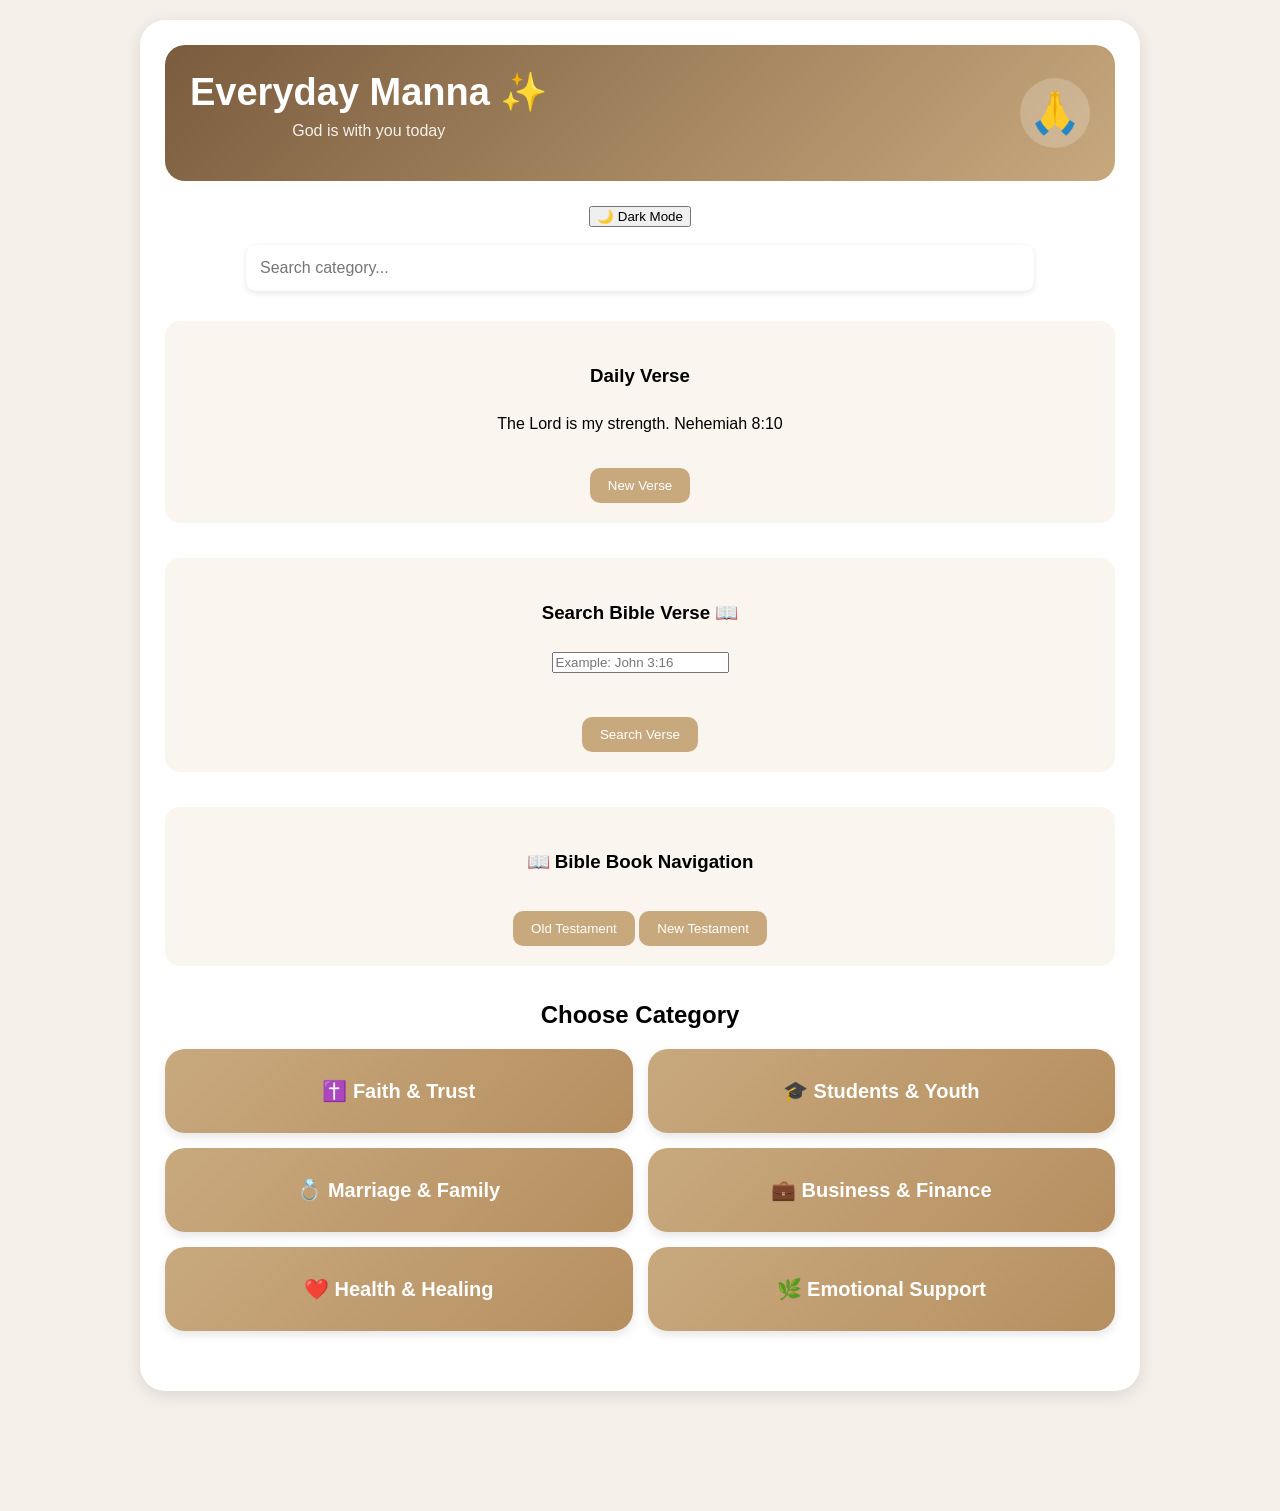
<file: index.html>
<!DOCTYPE html>
<html lang="en">

<head>

    <meta charset="UTF-8">

    <meta name="viewport"
          content="width=device-width, initial-scale=1.0">

    <title>Everyday Manna</title>

    <link rel="manifest" href="manifest.json">

    <meta name="theme-color" content="#7a5c3e">

    <link rel="stylesheet" href="style.css">

</head>

<body>

<div class="container">

    <!-- HERO -->

    <div class="hero">

        <div class="hero-text">

            <h1>Everyday Manna ✨</h1>

            <p>God is with you today</p>

        </div>

        <div class="profile-icon">🙏</div>

    </div>

    <!-- DARK MODE -->

    <button onclick="toggleDarkMode()">
        🌙 Dark Mode
    </button>

    <br><br>

    <!-- SEARCH -->

    <input type="text"
           id="searchInput"
           placeholder="Search category..."
           onkeyup="searchTopics()">

    <!-- DAILY VERSE -->

    <div class="daily-verse">

        <h3>Daily Verse</h3>

        <p id="dailyVerseText"></p>

        <button onclick="generateDailyVerse()">
            New Verse
        </button>

    </div>

    <!-- BIBLE SEARCH -->

    <div class="daily-verse">

        <h3>Search Bible Verse 📖</h3>

        <input type="text"
               id="bibleInput"
               placeholder="Example: John 3:16">

        <br><br>

        <button onclick="searchBibleVerse()">
            Search Verse
        </button>

        <div id="bibleResult"></div>

    </div>

    <!-- BIBLE BOOK NAVIGATION -->

    <div class="daily-verse">

        <h3>📖 Bible Book Navigation</h3>

        <button onclick="showBooks('old')">
            Old Testament
        </button>

        <button onclick="showBooks('new')">
            New Testament
        </button>

        <div id="bookList"></div>

    </div>

    <!-- TOPICS -->

    <h2>Choose Category</h2>

    <div class="home-grid">

        <div class="card" onclick="openCategory('faith')">
            ✝️ Faith & Trust
        </div>

        <div class="card" onclick="openCategory('students')">
            🎓 Students & Youth
        </div>

        <div class="card" onclick="openCategory('marriage')">
            💍 Marriage & Family
        </div>

        <div class="card" onclick="openCategory('business')">
            💼 Business & Finance
        </div>

        <div class="card" onclick="openCategory('health')">
            ❤️ Health & Healing
        </div>

        <div class="card" onclick="openCategory('emotions')">
            🌿 Emotional Support
        </div>

    </div>

    <!-- CONTENT -->

    <div id="subtopic-box"></div>

</div>

<script src="script.js"></script>

</body>
</html>
</file>
<file: style.css>
body {

    font-family: Arial, sans-serif;

    background: #f4efe8;

    margin: 0;

    padding: 0;

    transition: 0.3s;

    padding-bottom: 100px;
}

.container {

    width: 90%;

    max-width: 950px;

    margin: 20px auto;

    background: white;

    padding: 25px;

    border-radius: 25px;

    text-align: center;

    box-shadow: 0 4px 15px rgba(0,0,0,0.1);

    transition: 0.3s;
}

/* HERO */

.hero {

    display: flex;

    justify-content: space-between;

    align-items: center;

    background: linear-gradient(
        135deg,
        #7a5c3e,
        #c8a97e
    );

    color: white;

    padding: 25px;

    border-radius: 20px;

    margin-bottom: 25px;
}

.hero h1 {

    margin: 0;

    font-size: 38px;
}

.hero p {

    margin-top: 8px;

    opacity: 0.9;
}

.profile-icon {

    font-size: 40px;

    background: rgba(255,255,255,0.2);

    width: 70px;

    height: 70px;

    display: flex;

    align-items: center;

    justify-content: center;

    border-radius: 50%;
}

/* DARK MODE */

#darkModeBtn {

    background: #7a5c3e;

    color: white;

    border: none;

    padding: 12px 20px;

    border-radius: 10px;

    cursor: pointer;

    font-size: 16px;
}

/* SEARCH */

#searchInput {

    width: 80%;

    padding: 14px;

    border-radius: 10px;

    border: none;

    box-shadow: 0 2px 6px rgba(0,0,0,0.1);

    margin-bottom: 30px;

    font-size: 16px;
}

/* DAILY VERSE */

.daily-verse {

    background: #faf5ef;

    padding: 20px;

    border-radius: 15px;

    margin-bottom: 35px;

    line-height: 1.7;

    transition: 0.3s;
}

.daily-verse:hover {

    transform: translateY(-3px);
}

.daily-verse button {

    background: #c8a97e;

    color: white;

    border: none;

    padding: 10px 18px;

    border-radius: 10px;

    cursor: pointer;

    margin-top: 15px;
}

/* CATEGORY */

.topic-title {

    margin-bottom: 20px;
}

.home-grid {

    display: grid;

    grid-template-columns: 1fr 1fr;

    gap: 15px;

    margin-bottom: 35px;
}

.card {

    background: linear-gradient(
        135deg,
        #c8a97e,
        #b68f60
    );

    color: white;

    padding: 30px;

    border-radius: 20px;

    cursor: pointer;

    font-size: 20px;

    font-weight: bold;

    transition: 0.3s;

    box-shadow: 0 4px 10px rgba(0,0,0,0.1);
}

.card:hover {

    transform: translateY(-5px) scale(1.02);
}

/* VERSE BOX */

#verse-box {

    background: #faf7f2;

    padding: 30px;

    border-radius: 20px;

    margin-top: 20px;

    line-height: 1.8;

    box-shadow: 0 2px 8px rgba(0,0,0,0.05);

    animation: fadeIn 0.4s ease;

    transition: 0.3s;
}

#verse-box:hover {

    transform: translateY(-3px);
}

/* SUBTOPICS */

.subtopics {

    display: flex;

    flex-wrap: wrap;

    gap: 10px;

    justify-content: center;

    margin-top: 20px;
}

.sub-btn {

    background: #7a5c3e;

    color: white;

    border: none;

    padding: 12px 18px;

    border-radius: 10px;

    cursor: pointer;

    transition: 0.3s;
}

.sub-btn:hover {

    background: #5c432c;

    transform: scale(1.05);
}

/* SUBTOPIC CONTENT */

.subtopic-content {

    background: #faf7f2;

    padding: 25px;

    border-radius: 20px;

    margin-top: 25px;

    line-height: 1.8;

    animation: fadeIn 0.4s ease;

    box-shadow: 0 2px 8px rgba(0,0,0,0.05);

    position: relative;

    overflow: hidden;

    transition: 0.3s;
}

.subtopic-content:hover {

    transform: translateY(-3px);
}

.subtopic-content::before {

    content: "✝️";

    position: absolute;

    top: 15px;

    right: 20px;

    font-size: 30px;

    opacity: 0.1;
}

/* SHARE BUTTON */

.share-btn {

    background: #c8a97e;

    color: white;

    border: none;

    padding: 12px 20px;

    border-radius: 10px;

    cursor: pointer;

    margin-top: 15px;
}

/* CHATBOT */

.chatbot {

    margin-top: 40px;

    background: #faf7f2;

    padding: 25px;

    border-radius: 20px;
}

.chatbot input {

    width: 80%;

    padding: 12px;

    border-radius: 10px;

    border: none;

    margin-top: 15px;

    margin-bottom: 15px;

    box-shadow: 0 2px 6px rgba(0,0,0,0.1);
}

.chatbot button {

    background: #c8a97e;

    color: white;

    border: none;

    padding: 12px 18px;

    border-radius: 10px;

    cursor: pointer;
}

#chat-response {

    margin-top: 20px;

    line-height: 1.8;

    font-size: 18px;
}

/* FOOTER */

footer {

    margin-top: 40px;

    color: #888;
}

/* BOTTOM NAV */

.bottom-nav {

    position: fixed;

    bottom: 0;

    left: 0;

    width: 100%;

    background: white;

    display: flex;

    justify-content: space-around;

    padding: 12px 0;

    box-shadow: 0 -2px 10px rgba(0,0,0,0.1);

    z-index: 999;
}

.bottom-nav button {

    background: none;

    border: none;

    display: flex;

    flex-direction: column;

    align-items: center;

    font-size: 18px;

    cursor: pointer;

    color: #7a5c3e;
}

.bottom-nav span {

    font-size: 12px;

    margin-top: 4px;
}

/* DARK MODE */

.dark-mode {

    background: #1e1e1e;

    color: white;
}

.dark-mode .container {

    background: #2a2a2a;

    color: white;
}

.dark-mode .daily-verse,
.dark-mode #verse-box,
.dark-mode .subtopic-content,
.dark-mode .chatbot {

    background: #333;

    color: white;
}

.dark-mode .bottom-nav {

    background: #2a2a2a;
}

/* ANIMATION */

@keyframes fadeIn {

    from {

        opacity: 0;

        transform: translateY(10px);
    }

    to {

        opacity: 1;

        transform: translateY(0);
    }
}
</file>
